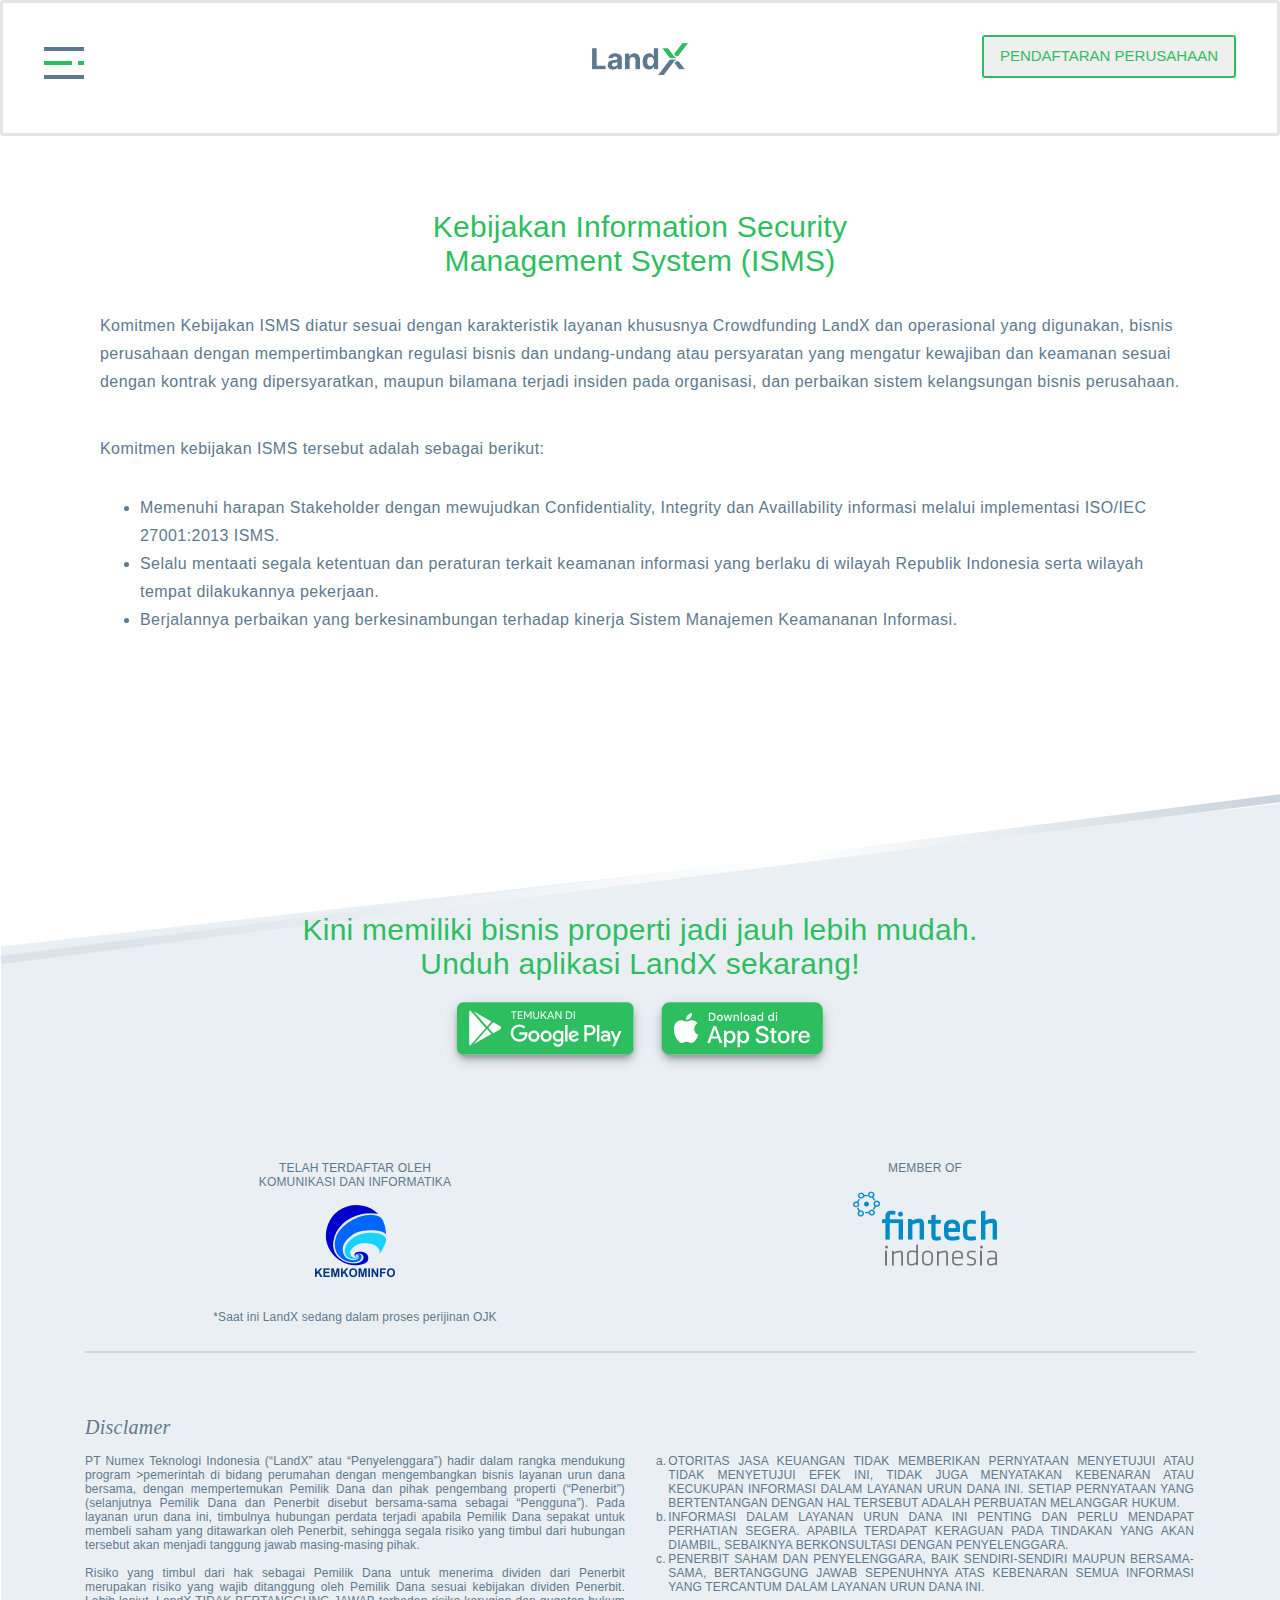
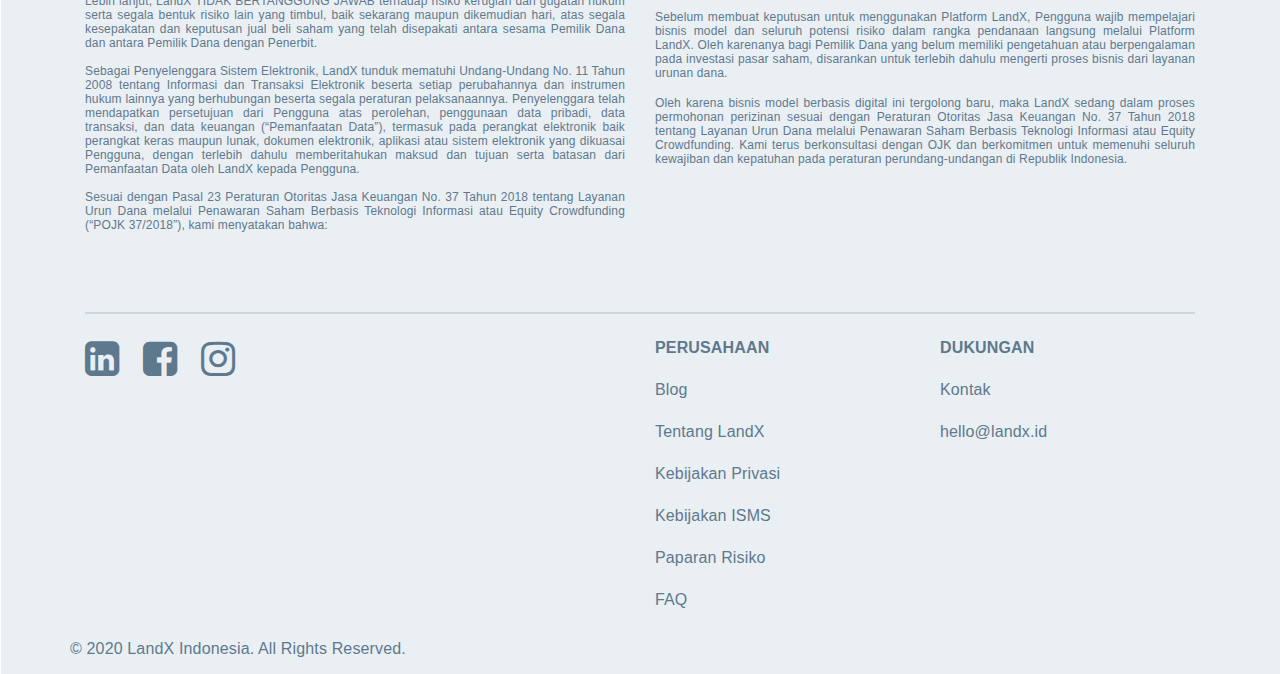
<file: isms_page.html>
<!DOCTYPE html>
<html lang="en">
<head>
    
    <!-- Required meta tags -->
    <meta charset="UTF-8">
    <meta name="viewport" content="width=device-width, initial-scale=1.0">

    <!-- Bootstrap CSS -->
    <link rel="stylesheet" href="https://stackpath.bootstrapcdn.com/bootstrap/4.4.1/css/bootstrap.min.css" integrity="sha384-Vkoo8x4CGsO3+Hhxv8T/Q5PaXtkKtu6ug5TOeNV6gBiFeWPGFN9MuhOf23Q9Ifjh" crossorigin="anonymous">
    <link rel="stylesheet" type="text/css" href="style_isms.css">
    <link rel="stylesheet" href="https://cdnjs.cloudflare.com/ajax/libs/font-awesome/4.7.0/css/font-awesome.min.css">
    <link rel="stylesheet" href="https://www.w3schools.com/w3css/4/w3.css">
    <script src="https://code.jquery.com/jquery-3.5.1.slim.min.js" integrity="sha384-DfXdz2htPH0lsSSs5nCTpuj/zy4C+OGpamoFVy38MVBnE+IbbVYUew+OrCXaRkfj" crossorigin="anonymous"></script>
    <script src="https://cdn.jsdelivr.net/npm/popper.js@1.16.0/dist/umd/popper.min.js" integrity="sha384-Q6E9RHvbIyZFJoft+2mJbHaEWldlvI9IOYy5n3zV9zzTtmI3UksdQRVvoxMfooAo" crossorigin="anonymous"></script>
    <script src="https://stackpath.bootstrapcdn.com/bootstrap/4.5.0/js/bootstrap.min.js" integrity="sha384-OgVRvuATP1z7JjHLkuOU7Xw704+h835Lr+6QL9UvYjZE3Ipu6Tp75j7Bh/kR0JKI" crossorigin="anonymous"></script>

    <title>Kebijakan ISMS</title>

</head>
<body>
    
        <!-- Navigation bar -->
    
        <div class="container-fluid sticky-top" style="padding: 32px 24px;" id="navbar">

            <div class="row row-cols-3">
                <div class="float-sm-left float-md-left" id="hamburgerMenu">
                  <img src="img/hamburgerMenu.svg" alt="hamburgerMenu" >
                </div>
                <div class="col" style="text-align:center" class="img-fluid">
                  <img src="img/LandX_Logo.png" alt="LandX Logo" id="logolandx">
                </div>
                <div class="col" style="text-align:right" id="companyregistration" class="img-fliuid">
                  <button id="lx_btn_outline">PENDAFTARAN PERUSAHAAN</button>
                </div> 
            </div>
    
        </div>
    
        <!-- Headline ISMS -->

        <div class="container">
            <div class="row justify-content-center mx-auto">
                <div class="col-12" style="padding-top: 0px;">
                    <h1 id="Now-you-can-invest-i" style="text-align: center;">Kebijakan Information Security <br> Management System (ISMS)</h1>
                </div>
            </div>   

        <!-- ISMS Rules -->

            <div class="row justify-content-center mx-auto">
                <div class="col-12">
                    <p class="p2" style="padding-top: 24px;">Komitmen Kebijakan ISMS diatur sesuai dengan karakteristik layanan khususnya Crowdfunding LandX dan operasional 
                        yang digunakan, bisnis perusahaan dengan mempertimbangkan regulasi bisnis dan undang-undang atau persyaratan yang 
                        mengatur kewajiban dan keamanan sesuai dengan kontrak yang dipersyaratkan, maupun bilamana terjadi insiden pada organisasi, 
                        dan perbaikan sistem kelangsungan bisnis perusahaan.</br></p>
                    <p class="p2" style="padding-top: 24px;">Komitmen kebijakan ISMS tersebut adalah sebagai berikut:</p>

                    <ul style="padding-top: 16px; padding-bottom: 64px;">
                        <li class="p2">Memenuhi harapan Stakeholder dengan mewujudkan Confidentiality, Integrity dan Availlability informasi melalui 
                            implementasi ISO/IEC 27001:2013 ISMS.</li>
                        <li class="p2">Selalu mentaati segala ketentuan dan peraturan terkait keamanan informasi yang berlaku di wilayah Republik 
                            Indonesia serta wilayah tempat dilakukannya pekerjaan.</li>
                        <li class="p2">Berjalannya perbaikan yang berkesinambungan terhadap kinerja Sistem Manajemen Keamananan Informasi.</li>
                    </ul>
                </div>
            </div>
        </div>

            <!-- Footer Bar -->
    
        <div class="container-fluid" id="lx_footer" style="padding-top: 126px">
            <div class="row">
    
        <!-- CTA Button -->
            
                <div class="col-sm" style="text-align: center;" class="img-fluid">
                    <h1 id="Now-you-can-invest-i" style="text-align: center;">Kini memiliki bisnis properti jadi jauh lebih mudah.<br> Unduh aplikasi LandX sekarang!</h1>
    
                    <div class="row d-flex-inline justify-content-center storeContainer pb-5" style="padding-bottom:56px">
                        <div class="row d-flex-inline justify-content-center storeContainer pb-5" style="padding-top: 0px;">
                            <img src="img/btn_googleplay.svg" alt="Play Store" style="height:80px;">
                            <img src="img/btn_appstore.svg" alt="App Store" style="height:80px;"> 
                        </div>
                    </div>
    
        <!-- Member of Organization -->
    
            <div class="container" style="padding-top: 0px;">
                    <div class="row">
                    <div class="col" style="text-align: center;" style="padding-top: 96px;">
                        <p class="p4">TELAH TERDAFTAR OLEH<br>KOMUNIKASI DAN INFORMATIKA</p>  
                        <img src="img/logo_kemkominfo.png" class="logo_kemkominfo">
                        <p class="p4" style="padding-top: 32px;">*Saat ini LandX sedang dalam proses perijinan OJK</p>
                    </div>
                <div class="col" style="text-align: center;">
                        <p class="p4">MEMBER OF</p>
                        <img src="img/Fintech Logo.png" class="fintech_indo">
                        <p class="p3" style="padding-top: 32px;"></p>
                    </div>
                </div>
    
        <!-- Disclamer -->
    
            <div class="containter-fluid">
                <div class="row mb-5">
                    <div class="col-12" style="padding-top: 0px;" style="text-align: center;">
                        <img src="img/line_footer.png" class="line_footer">
                    </div>
                </div>
                <div class="row">
                    <div class="col">
                        <p class="p2-1" style="text-align: left;"><i>Disclamer</i></p>
                    </div>
                </div>
                <div class="row mb-5">
                    <div class="col-12 col-sm-12 col-md-12 col-lg-6 mt-2col">
                    <p class="p4" style="text-align: justify;">
                        PT Numex Teknologi Indonesia (“LandX” atau “Penyelenggara”) hadir dalam rangka mendukung program
                        >pemerintah di bidang perumahan dengan mengembangkan bisnis layanan urun dana bersama, dengan
                        mempertemukan Pemilik Dana dan pihak pengembang properti (“Penerbit”) (selanjutnya Pemilik Dana 
                        dan Penerbit disebut bersama-sama sebagai “Pengguna”). Pada layanan urun dana ini, 
                        timbulnya hubungan perdata terjadi apabila Pemilik Dana sepakat untuk membeli saham yang ditawarkan 
                        oleh Penerbit, sehingga segala risiko yang timbul dari hubungan tersebut akan menjadi tanggung jawab 
                        masing-masing pihak.</br>
    
                        
                        <br>Risiko yang timbul dari hak sebagai Pemilik Dana untuk menerima dividen dari Penerbit 
                        merupakan risiko yang wajib ditanggung oleh Pemilik Dana sesuai kebijakan dividen Penerbit. Lebih lanjut, 
                        LandX TIDAK BERTANGGUNG JAWAB terhadap risiko kerugian dan gugatan hukum serta segala bentuk risiko lain yang timbul, 
                        baik sekarang maupun dikemudian hari, atas segala kesepakatan dan keputusan jual beli saham yang telah disepakati 
                        antara sesama Pemilik Dana dan antara Pemilik Dana dengan Penerbit.</br>
                        
                        <br>
                        Sebagai Penyelenggara Sistem Elektronik, LandX tunduk mematuhi Undang-Undang No. 11 Tahun 2008 
                        tentang Informasi dan Transaksi Elektronik beserta setiap perubahannya dan instrumen hukum lainnya 
                        yang berhubungan beserta segala peraturan pelaksanaannya. Penyelenggara telah mendapatkan persetujuan 
                        dari Pengguna atas perolehan, penggunaan data pribadi, data transaksi, dan data keuangan (“Pemanfaatan Data”), 
                        termasuk pada perangkat elektronik baik perangkat keras maupun lunak, dokumen elektronik, aplikasi atau sistem 
                        elektronik yang dikuasai Pengguna, dengan terlebih dahulu memberitahukan maksud dan tujuan serta batasan dari 
                        Pemanfaatan Data oleh LandX kepada Pengguna. </br>
                        
                        <br>
                        Sesuai dengan Pasal 23 Peraturan Otoritas Jasa Keuangan No. 37 Tahun 2018 
                        tentang Layanan Urun Dana melalui Penawaran Saham Berbasis Teknologi Informasi 
                        atau Equity Crowdfunding (“POJK 37/2018”), kami menyatakan bahwa: <br>
                    </p>
                    </div>
                <div class="col-12 col-sm-12 col-md-12 col-lg-6 mt-5col" style="text-align: right;" class="">
                    <table>
                        <tr>
                        <td class="p6" style="vertical-align: text-top;">a.</td>
                        <td class="p6" style="text-align: justify;">OTORITAS JASA KEUANGAN TIDAK MEMBERIKAN PERNYATAAN MENYETUJUI ATAU TIDAK MENYETUJUI
                            EFEK INI, TIDAK JUGA MENYATAKAN KEBENARAN ATAU KECUKUPAN INFORMASI DALAM LAYANAN URUN
                            DANA INI. SETIAP PERNYATAAN YANG BERTENTANGAN DENGAN HAL TERSEBUT ADALAH PERBUATAN MELANGGAR HUKUM.</td>
                        </tr>
                        <tr>
                        <td class="p6" style="vertical-align: text-top;">b.</td>
                        <td class="p6" style="text-align: justify;">INFORMASI DALAM LAYANAN URUN DANA INI PENTING DAN PERLU MENDAPAT PERHATIAN SEGERA. 
                            APABILA TERDAPAT KERAGUAN PADA TINDAKAN YANG AKAN DIAMBIL, SEBAIKNYA BERKONSULTASI 
                            DENGAN PENYELENGGARA.</td>
                        </tr>
                        <tr>
                        <td class="p6" style="vertical-align: text-top;">c.</td>
                        <td class="p6" style="text-align: justify;">PENERBIT SAHAM DAN PENYELENGGARA, BAIK SENDIRI-SENDIRI MAUPUN BERSAMA-SAMA, 
                            BERTANGGUNG JAWAB SEPENUHNYA ATAS KEBENARAN SEMUA INFORMASI YANG TERCANTUM DALAM 
                            LAYANAN URUN DANA INI.</td>
                        </tr>
                    </table>
                
                        <p class="p7" style="text-align: justify;">
                            Sebelum membuat keputusan untuk menggunakan Platform LandX, Pengguna wajib mempelajari 
                            bisnis model dan seluruh potensi risiko dalam rangka pendanaan langsung melalui Platform LandX. 
                            Oleh karenanya bagi Pemilik Dana yang belum memiliki pengetahuan atau berpengalaman pada investasi 
                            pasar saham, disarankan untuk terlebih dahulu mengerti proses bisnis dari layanan urunan dana.
                        </p>
    
                        <p class="p7" style="text-align: justify;">
                            Oleh karena bisnis model berbasis digital ini tergolong baru, maka LandX sedang dalam proses permohonan 
                            perizinan sesuai dengan Peraturan Otoritas Jasa Keuangan No. 37 Tahun 2018 tentang Layanan Urun Dana melalui 
                            Penawaran Saham Berbasis Teknologi Informasi atau Equity Crowdfunding. Kami terus berkonsultasi dengan OJK 
                            dan berkomitmen untuk memenuhi seluruh kewajiban dan kepatuhan pada peraturan perundang-undangan di Republik Indonesia.
                        </p>
                    </div>
                </div>
            </div>
    
        <!-- Menu and Social Media List -->   
        
            <div class="row flex-sm-column flex-md-row flex-lg-row">
                <div class="col-sm-12" style="padding-top: 8px; padding-bottom: 16px;" style="text-align: center;">   
                    <img src="img/line_footer.png" class="line_footer">
                </div>
            </div>
    
            <div class="row flex-sm-column flex-md-row flex-lg-row">
                <div class="col-sm-12 col-md-6 col-lg-6 mb-0" style="text-align: left;">
                    <div class="social-media"></div>
                        <ul class="list-group list-group-horizontal">
                            <li class="li"><a href="https://www.linkedin.com/company/landx-id/" target="landx"></a><i class="fa fa-linkedin-square" aria-hidden="true"></i></li>
                            <li class="li"><a href="https://www.facebook.com/landx.id/" target="landx"></a><i class="fa fa-facebook-square" aria-hidden="true"></i></li>
                            <li class="li"><a href="https://www.instagram.com/landx.id/" target="landx"></a><i class="fa fa-instagram" aria-hidden="true"></i>
                        </ul>
                    </div>
                <div class="col-sm-12 col-md-3 mb-3">
                    <ul class="list-group">
                        <li class="p8" style="text-align: left;"><b>PERUSAHAAN</b></li>
                        <li class="p9" style="text-align: left;">Blog</li>
                        <li class="p9" style="text-align: left;"><a href="https://aanragilj.github.io/landx_landing/about_landx.html" target="landx"></a>Tentang LandX</li>
                        <li class="p9" style="text-align: left;">Kebijakan Privasi</li>
                        <li class="p9" style="text-align: left;">Kebijakan ISMS</li>
                        <li class="p9" style="text-align: left;">Paparan Risiko</li>
                        <li class="p9" style="text-align: left; margin-bottom: 16px;">FAQ</li>
                    </ul>
                </div>
                <div class="col-sm-12 col-md-3 mb-3">
                    <ul class="list-group">
                        <li class="p8" style="text-align: left;"><b>DUKUNGAN</b></li>
                        <li class="p9" style="text-align: left;">Kontak</li>
                        <li class="p9" style="text-align: left;">hello@landx.id</li>
                    </ul>
                </div>
             </div>
             <div class="row" style="padding-left: 0px;">
                <div class="col-lg-12" style="text-align: left;"></div>
                    <p class="p9" style="padding-top: 0px; margin-bottom: 16px;">© 2020 LandX Indonesia. All Rights Reserved.</p>
                </div>
            </div>
            </div>
        </div>

    </div>

</html>
</file>
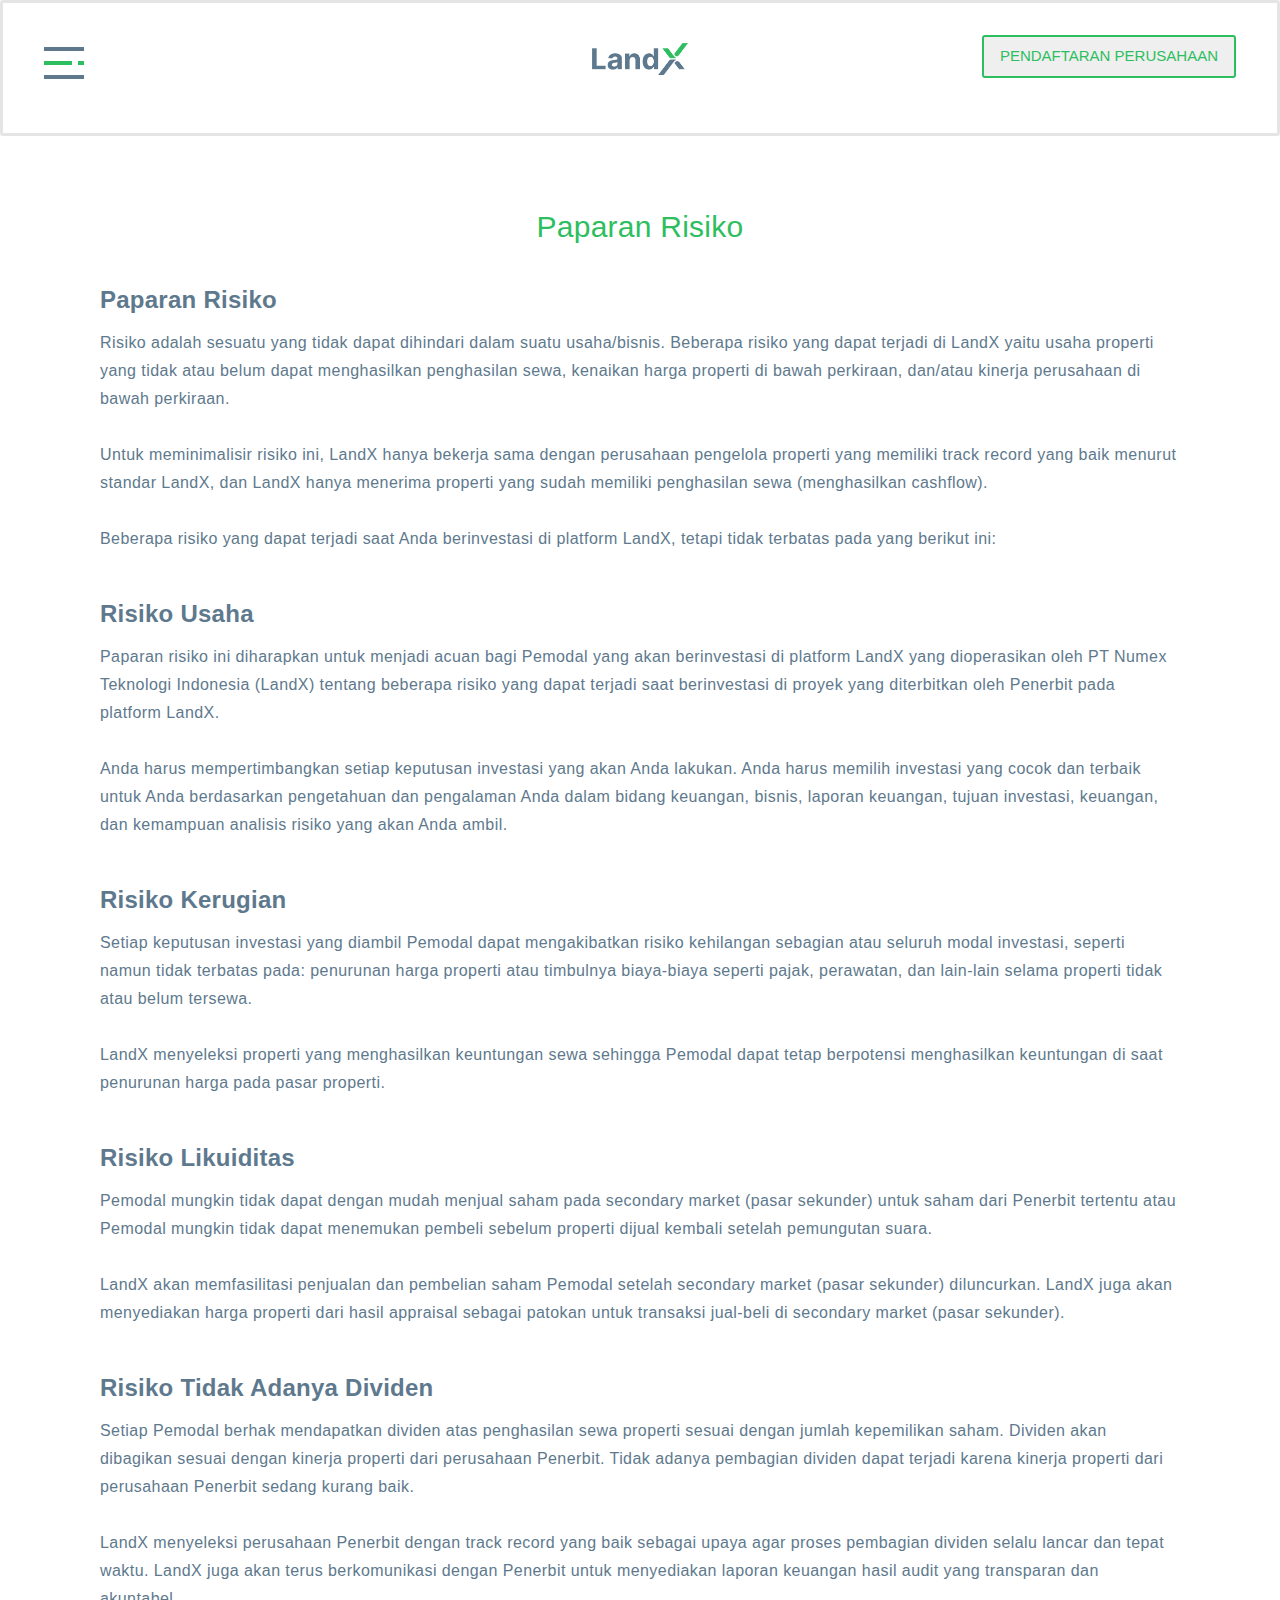
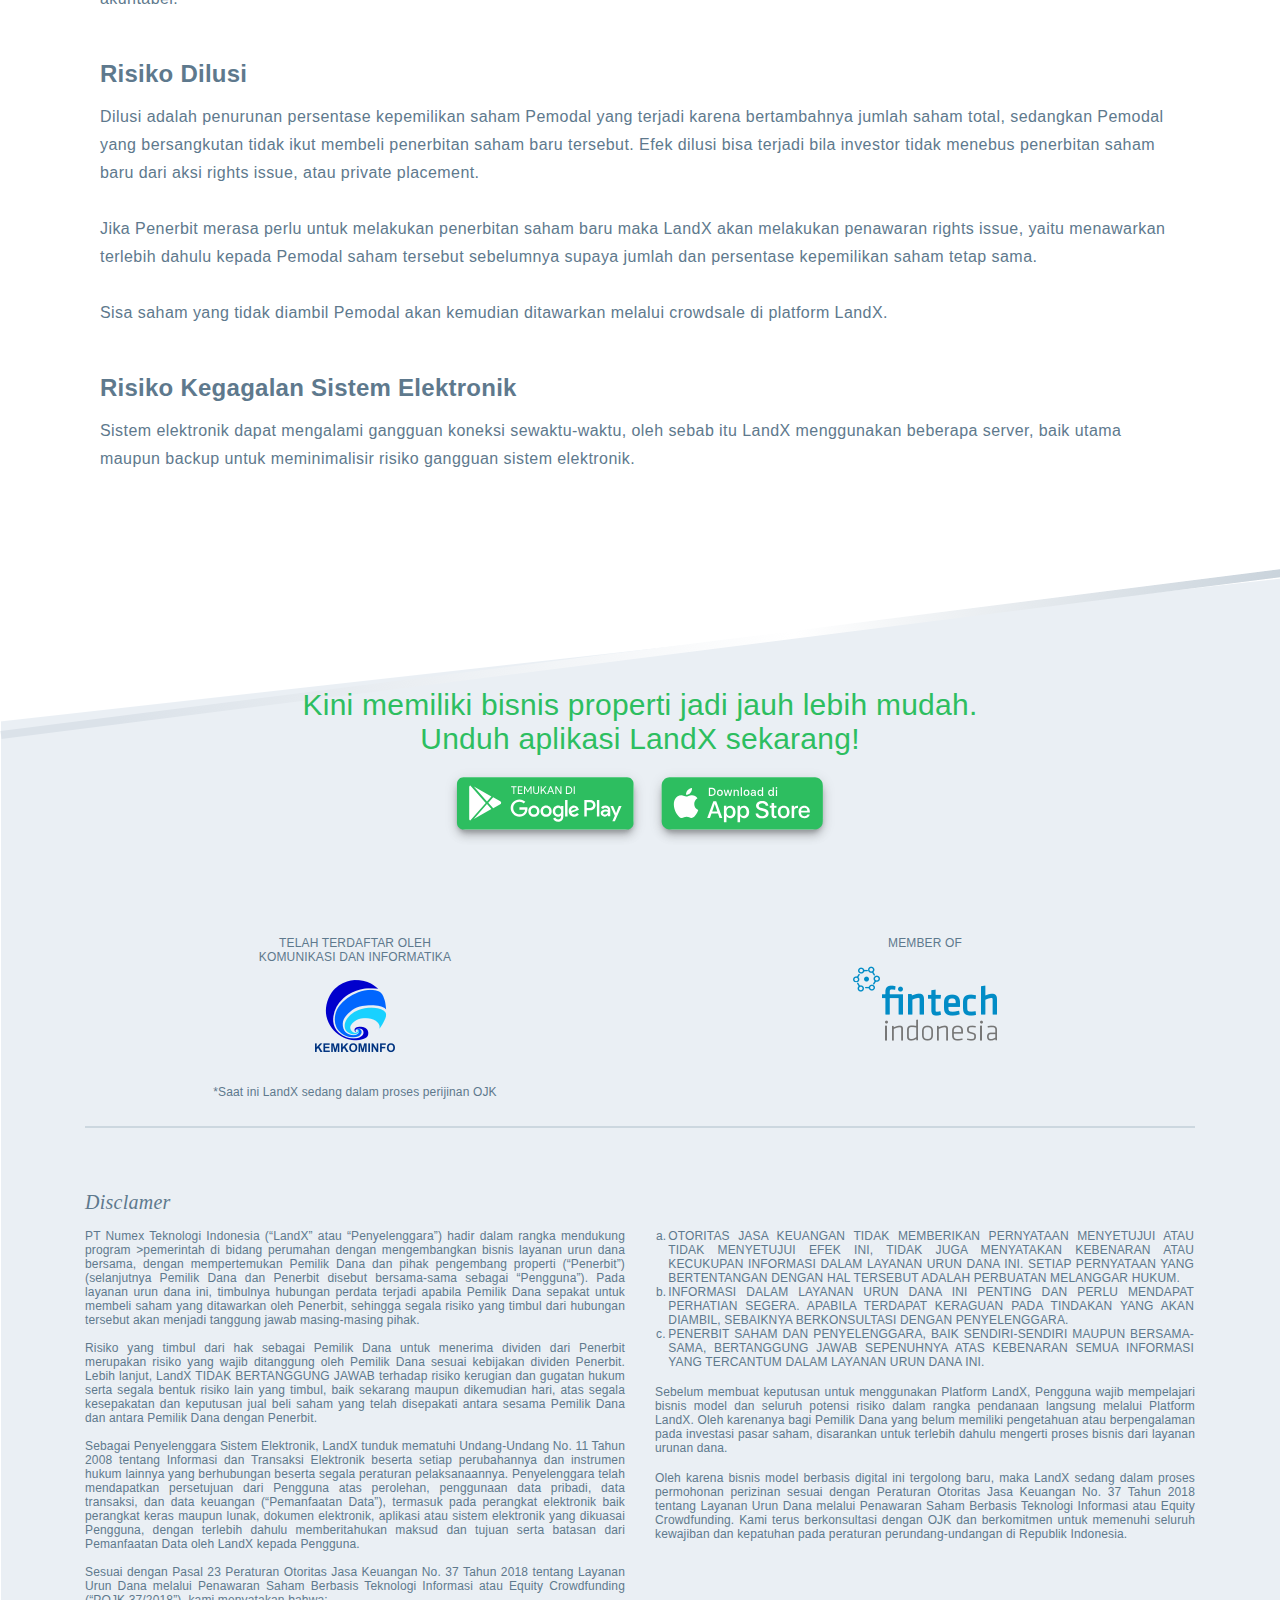
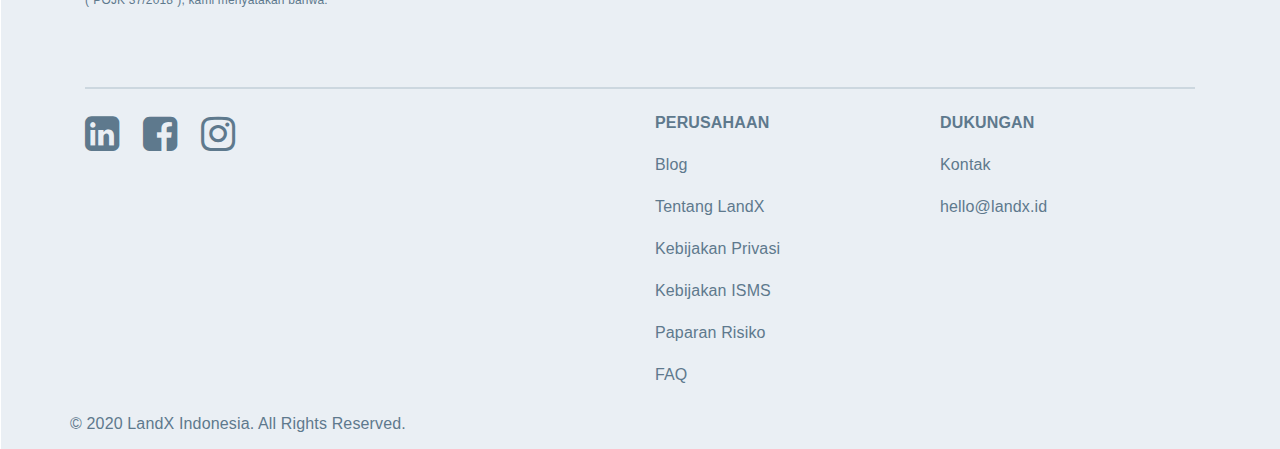
<file: paparan_risiko.html>
<!DOCTYPE html>
<html lang="en">
<head>
    
    <!-- Required meta tags -->
    <meta charset="UTF-8">
    <meta name="viewport" content="width=device-width, initial-scale=1.0">

    <!-- Bootstrap CSS -->
    <link rel="stylesheet" href="https://stackpath.bootstrapcdn.com/bootstrap/4.4.1/css/bootstrap.min.css" integrity="sha384-Vkoo8x4CGsO3+Hhxv8T/Q5PaXtkKtu6ug5TOeNV6gBiFeWPGFN9MuhOf23Q9Ifjh" crossorigin="anonymous">
    <link rel="stylesheet" type="text/css" href="style_isms.css">
    <link rel="stylesheet" href="https://cdnjs.cloudflare.com/ajax/libs/font-awesome/4.7.0/css/font-awesome.min.css">
    <link rel="stylesheet" href="https://www.w3schools.com/w3css/4/w3.css">
    <script src="https://code.jquery.com/jquery-3.5.1.slim.min.js" integrity="sha384-DfXdz2htPH0lsSSs5nCTpuj/zy4C+OGpamoFVy38MVBnE+IbbVYUew+OrCXaRkfj" crossorigin="anonymous"></script>
    <script src="https://cdn.jsdelivr.net/npm/popper.js@1.16.0/dist/umd/popper.min.js" integrity="sha384-Q6E9RHvbIyZFJoft+2mJbHaEWldlvI9IOYy5n3zV9zzTtmI3UksdQRVvoxMfooAo" crossorigin="anonymous"></script>
    <script src="https://stackpath.bootstrapcdn.com/bootstrap/4.5.0/js/bootstrap.min.js" integrity="sha384-OgVRvuATP1z7JjHLkuOU7Xw704+h835Lr+6QL9UvYjZE3Ipu6Tp75j7Bh/kR0JKI" crossorigin="anonymous"></script>

    <title>Paparan Risiko</title>

</head>
<body>
    
        <!-- Navigation bar -->
    
        <div class="container-fluid sticky-top" style="padding: 32px 24px;" id="navbar">

            <div class="row row-cols-3">
                <div class="float-sm-left float-md-left" id="hamburgerMenu">
                  <img src="img/hamburgerMenu.svg" alt="hamburgerMenu" >
                </div>
                <div class="col" style="text-align:center" class="img-fluid">
                  <img src="img/LandX_Logo.png" alt="LandX Logo" id="logolandx">
                </div>
                <div class="col" style="text-align:right" id="companyregistration" class="img-fliuid">
                  <button id="lx_btn_outline">PENDAFTARAN PERUSAHAAN</button>
                </div> 
            </div>
    
        </div>
    
        <!-- Headline ISMS -->

        <div class="container">
            <div class="row justify-content-center mx-auto">
                <div class="col-12" style="padding-top: 0px;">
                    <h1 id="Now-you-can-invest-i" style="text-align: center;">Paparan Risiko</h1>
                </div>
            </div>   

        <!-- ISMS Rules -->

            <div class="row justify-content-center mx-auto">
                <div class="col-12">

                    <p class="p1" style="padding-top: 32px;">Paparan Risiko</p>

                    <p class="p2">Risiko adalah sesuatu yang tidak dapat dihindari dalam suatu usaha/bisnis. Beberapa risiko yang dapat terjadi di LandX yaitu usaha properti 
                      yang tidak atau belum dapat menghasilkan penghasilan sewa, kenaikan harga properti di bawah perkiraan, dan/atau kinerja perusahaan di bawah perkiraan.
                      <br>
                      <br>
                      Untuk meminimalisir risiko ini, LandX hanya bekerja sama dengan perusahaan pengelola properti yang memiliki track record yang baik menurut standar LandX, 
                      dan LandX hanya menerima properti yang sudah memiliki penghasilan sewa (menghasilkan cashflow).
                      <br>
                      <br>
                      Beberapa risiko yang dapat terjadi saat Anda berinvestasi di platform LandX, tetapi tidak terbatas pada yang berikut ini:</p>
                    
                    <p class="p1" style="padding-top: 32px;">Risiko Usaha</p>

                    <p class="p2">
                      Paparan risiko ini diharapkan untuk menjadi acuan bagi Pemodal yang akan berinvestasi di platform LandX yang dioperasikan oleh PT Numex Teknologi Indonesia (LandX) 
                      tentang beberapa risiko yang dapat terjadi saat berinvestasi di proyek yang diterbitkan oleh Penerbit pada platform LandX.
                      <br>
                      <br>
                      Anda harus mempertimbangkan setiap keputusan investasi yang akan Anda lakukan. Anda harus memilih investasi yang cocok dan terbaik untuk Anda 
                      berdasarkan pengetahuan dan pengalaman Anda dalam bidang keuangan, bisnis, laporan keuangan, tujuan investasi, keuangan, dan kemampuan analisis risiko yang akan Anda ambil.
                      <br>

                    <p class="p1" style="padding-top: 32px;">Risiko Kerugian</p>

                    <p class="p2">
                      Setiap keputusan investasi yang diambil Pemodal dapat mengakibatkan risiko kehilangan sebagian atau seluruh modal investasi, seperti namun tidak terbatas pada: 
                      penurunan harga properti atau timbulnya biaya-biaya seperti pajak, perawatan, dan lain-lain selama properti tidak atau belum tersewa.
                      <br>
                      <br>
                      LandX menyeleksi properti yang menghasilkan keuntungan sewa sehingga Pemodal dapat tetap berpotensi menghasilkan keuntungan di saat penurunan harga pada pasar properti.
                      <br>   

                    <p class="p1" style="padding-top: 32px;">Risiko Likuiditas</p>

                    <p class="p2">
                      Pemodal mungkin tidak dapat dengan mudah menjual saham pada secondary market (pasar sekunder) untuk saham dari Penerbit tertentu atau Pemodal 
                      mungkin tidak dapat menemukan pembeli sebelum properti dijual kembali setelah pemungutan suara.
                      <br>
                      <br>
                      LandX akan memfasilitasi penjualan dan pembelian saham Pemodal setelah secondary market (pasar sekunder) diluncurkan. 
                      LandX juga akan menyediakan harga properti dari hasil appraisal  sebagai patokan untuk transaksi jual-beli di secondary market (pasar sekunder).
                      <br>

                      <p class="p1" style="padding-top: 32px;">Risiko Tidak Adanya Dividen</p>

                      <p class="p2">
                        Setiap Pemodal berhak mendapatkan dividen atas penghasilan sewa properti sesuai dengan jumlah kepemilikan saham. Dividen akan dibagikan sesuai dengan kinerja properti dari perusahaan Penerbit. 
                        Tidak adanya pembagian dividen dapat terjadi karena kinerja properti dari perusahaan Penerbit sedang kurang baik.
                        <br>
                        <br>
                        LandX menyeleksi perusahaan Penerbit dengan track record yang baik sebagai upaya agar proses pembagian dividen selalu lancar dan tepat waktu. 
                        LandX juga akan terus berkomunikasi dengan Penerbit untuk menyediakan laporan keuangan hasil audit yang transparan dan akuntabel. 
                        <br>

                      <p class="p1" style="padding-top: 32px;">Risiko Dilusi</p>
 
                        <p class="p2">
                          Dilusi adalah penurunan persentase kepemilikan saham Pemodal yang terjadi karena bertambahnya jumlah saham total, sedangkan Pemodal yang bersangkutan tidak ikut membeli penerbitan saham baru tersebut. 
                          Efek dilusi bisa terjadi bila investor tidak menebus penerbitan saham baru dari aksi rights issue, atau private placement.
                          <br>
                          <br>
                          Jika Penerbit merasa perlu untuk melakukan penerbitan saham baru maka LandX akan melakukan penawaran rights issue, yaitu menawarkan terlebih dahulu kepada Pemodal saham tersebut sebelumnya supaya jumlah dan persentase kepemilikan saham tetap sama. 
                          <br>
                          <br>
                          Sisa saham yang tidak diambil Pemodal akan kemudian ditawarkan melalui crowdsale di platform LandX.
                      
                      <p class="p1" style="padding-top: 32px;">Risiko Kegagalan Sistem Elektronik</p>
                        <p class="p2">
                          Sistem elektronik dapat mengalami gangguan koneksi sewaktu-waktu, oleh sebab itu LandX menggunakan beberapa server, 
                          baik utama maupun backup untuk meminimalisir risiko gangguan sistem elektronik.</p>
                </div>
            </div>
        </div>

            <!-- Footer Bar -->
    
        <div class="container-fluid" id="lx_footer" style="padding-top: 126px">
            <div class="row">
    
        <!-- CTA Button -->
            
                <div class="col-sm" style="text-align: center;" class="img-fluid">
                    <h1 id="Now-you-can-invest-i" style="text-align: center;">Kini memiliki bisnis properti jadi jauh lebih mudah.<br> Unduh aplikasi LandX sekarang!</h1>
    
                    <div class="row d-flex-inline justify-content-center storeContainer pb-5" style="padding-bottom:56px">
                        <div class="row d-flex-inline justify-content-center storeContainer pb-5" style="padding-top: 0px;">
                            <img src="img/btn_googleplay.svg" alt="Play Store" style="height:80px;">
                            <img src="img/btn_appstore.svg" alt="App Store" style="height:80px;"> 
                        </div>
                    </div>
    
        <!-- Member of Organization -->
    
            <div class="container" style="padding-top: 0px;">
                    <div class="row">
                    <div class="col" style="text-align: center;" style="padding-top: 96px;">
                        <p class="p4">TELAH TERDAFTAR OLEH<br>KOMUNIKASI DAN INFORMATIKA</p>  
                        <img src="img/logo_kemkominfo.png" class="logo_kemkominfo">
                        <p class="p4" style="padding-top: 32px;">*Saat ini LandX sedang dalam proses perijinan OJK</p>
                    </div>
                <div class="col" style="text-align: center;">
                        <p class="p4">MEMBER OF</p>
                        <img src="img/Fintech Logo.png" class="fintech_indo">
                        <p class="p3" style="padding-top: 32px;"></p>
                    </div>
                </div>
    
        <!-- Disclamer -->
    
            <div class="containter-fluid">
                <div class="row mb-5">
                    <div class="col-12" style="padding-top: 0px;" style="text-align: center;">
                        <img src="img/line_footer.png" class="line_footer">
                    </div>
                </div>
                <div class="row">
                    <div class="col">
                        <p class="p2-1" style="text-align: left;"><i>Disclamer</i></p>
                    </div>
                </div>
                <div class="row mb-5">
                    <div class="col-12 col-sm-12 col-md-12 col-lg-6 mt-2col">
                    <p class="p4" style="text-align: justify;">
                        PT Numex Teknologi Indonesia (“LandX” atau “Penyelenggara”) hadir dalam rangka mendukung program
                        >pemerintah di bidang perumahan dengan mengembangkan bisnis layanan urun dana bersama, dengan
                        mempertemukan Pemilik Dana dan pihak pengembang properti (“Penerbit”) (selanjutnya Pemilik Dana 
                        dan Penerbit disebut bersama-sama sebagai “Pengguna”). Pada layanan urun dana ini, 
                        timbulnya hubungan perdata terjadi apabila Pemilik Dana sepakat untuk membeli saham yang ditawarkan 
                        oleh Penerbit, sehingga segala risiko yang timbul dari hubungan tersebut akan menjadi tanggung jawab 
                        masing-masing pihak.</br>
    
                        
                        <br>Risiko yang timbul dari hak sebagai Pemilik Dana untuk menerima dividen dari Penerbit 
                        merupakan risiko yang wajib ditanggung oleh Pemilik Dana sesuai kebijakan dividen Penerbit. Lebih lanjut, 
                        LandX TIDAK BERTANGGUNG JAWAB terhadap risiko kerugian dan gugatan hukum serta segala bentuk risiko lain yang timbul, 
                        baik sekarang maupun dikemudian hari, atas segala kesepakatan dan keputusan jual beli saham yang telah disepakati 
                        antara sesama Pemilik Dana dan antara Pemilik Dana dengan Penerbit.</br>
                        
                        <br>
                        Sebagai Penyelenggara Sistem Elektronik, LandX tunduk mematuhi Undang-Undang No. 11 Tahun 2008 
                        tentang Informasi dan Transaksi Elektronik beserta setiap perubahannya dan instrumen hukum lainnya 
                        yang berhubungan beserta segala peraturan pelaksanaannya. Penyelenggara telah mendapatkan persetujuan 
                        dari Pengguna atas perolehan, penggunaan data pribadi, data transaksi, dan data keuangan (“Pemanfaatan Data”), 
                        termasuk pada perangkat elektronik baik perangkat keras maupun lunak, dokumen elektronik, aplikasi atau sistem 
                        elektronik yang dikuasai Pengguna, dengan terlebih dahulu memberitahukan maksud dan tujuan serta batasan dari 
                        Pemanfaatan Data oleh LandX kepada Pengguna. </br>
                        
                        <br>
                        Sesuai dengan Pasal 23 Peraturan Otoritas Jasa Keuangan No. 37 Tahun 2018 
                        tentang Layanan Urun Dana melalui Penawaran Saham Berbasis Teknologi Informasi 
                        atau Equity Crowdfunding (“POJK 37/2018”), kami menyatakan bahwa: <br>
                    </p>
                    </div>
                <div class="col-12 col-sm-12 col-md-12 col-lg-6 mt-5col" style="text-align: right;" class="">
                    <table>
                        <tr>
                        <td class="p6" style="vertical-align: text-top;">a.</td>
                        <td class="p6" style="text-align: justify;">OTORITAS JASA KEUANGAN TIDAK MEMBERIKAN PERNYATAAN MENYETUJUI ATAU TIDAK MENYETUJUI
                            EFEK INI, TIDAK JUGA MENYATAKAN KEBENARAN ATAU KECUKUPAN INFORMASI DALAM LAYANAN URUN
                            DANA INI. SETIAP PERNYATAAN YANG BERTENTANGAN DENGAN HAL TERSEBUT ADALAH PERBUATAN MELANGGAR HUKUM.</td>
                        </tr>
                        <tr>
                        <td class="p6" style="vertical-align: text-top;">b.</td>
                        <td class="p6" style="text-align: justify;">INFORMASI DALAM LAYANAN URUN DANA INI PENTING DAN PERLU MENDAPAT PERHATIAN SEGERA. 
                            APABILA TERDAPAT KERAGUAN PADA TINDAKAN YANG AKAN DIAMBIL, SEBAIKNYA BERKONSULTASI 
                            DENGAN PENYELENGGARA.</td>
                        </tr>
                        <tr>
                        <td class="p6" style="vertical-align: text-top;">c.</td>
                        <td class="p6" style="text-align: justify;">PENERBIT SAHAM DAN PENYELENGGARA, BAIK SENDIRI-SENDIRI MAUPUN BERSAMA-SAMA, 
                            BERTANGGUNG JAWAB SEPENUHNYA ATAS KEBENARAN SEMUA INFORMASI YANG TERCANTUM DALAM 
                            LAYANAN URUN DANA INI.</td>
                        </tr>
                    </table>
                
                        <p class="p7" style="text-align: justify;">
                            Sebelum membuat keputusan untuk menggunakan Platform LandX, Pengguna wajib mempelajari 
                            bisnis model dan seluruh potensi risiko dalam rangka pendanaan langsung melalui Platform LandX. 
                            Oleh karenanya bagi Pemilik Dana yang belum memiliki pengetahuan atau berpengalaman pada investasi 
                            pasar saham, disarankan untuk terlebih dahulu mengerti proses bisnis dari layanan urunan dana.
                        </p>
    
                        <p class="p7" style="text-align: justify;">
                            Oleh karena bisnis model berbasis digital ini tergolong baru, maka LandX sedang dalam proses permohonan 
                            perizinan sesuai dengan Peraturan Otoritas Jasa Keuangan No. 37 Tahun 2018 tentang Layanan Urun Dana melalui 
                            Penawaran Saham Berbasis Teknologi Informasi atau Equity Crowdfunding. Kami terus berkonsultasi dengan OJK 
                            dan berkomitmen untuk memenuhi seluruh kewajiban dan kepatuhan pada peraturan perundang-undangan di Republik Indonesia.
                        </p>
                    </div>
                </div>
            </div>
    
        <!-- Menu and Social Media List -->   
        
            <div class="row flex-sm-column flex-md-row flex-lg-row">
                <div class="col-sm-12" style="padding-top: 8px; padding-bottom: 16px;" style="text-align: center;">   
                    <img src="img/line_footer.png" class="line_footer">
                </div>
            </div>
    
            <div class="row flex-sm-column flex-md-row flex-lg-row">
                <div class="col-sm-12 col-md-6 col-lg-6 mb-0" style="text-align: left;">
                    <div class="social-media"></div>
                        <ul class="list-group list-group-horizontal">
                            <li class="li"><a href="https://www.linkedin.com/company/landx-id/" target="landx"></a><i class="fa fa-linkedin-square" aria-hidden="true"></i></li>
                            <li class="li"><a href="https://www.facebook.com/landx.id/" target="landx"></a><i class="fa fa-facebook-square" aria-hidden="true"></i></li>
                            <li class="li"><a href="https://www.instagram.com/landx.id/" target="landx"></a><i class="fa fa-instagram" aria-hidden="true"></i>
                        </ul>
                    </div>
                <div class="col-sm-12 col-md-3 mb-3">
                    <ul class="list-group">
                        <li class="p8" style="text-align: left;"><b>PERUSAHAAN</b></li>
                        <li class="p9" style="text-align: left;">Blog</li>
                        <li class="p9" style="text-align: left;"><a href="https://aanragilj.github.io/landx_landing/about_landx.html" target="landx"></a>Tentang LandX</li>
                        <li class="p9" style="text-align: left;">Kebijakan Privasi</li>
                        <li class="p9" style="text-align: left;">Kebijakan ISMS</li>
                        <li class="p9" style="text-align: left;">Paparan Risiko</li>
                        <li class="p9" style="text-align: left; margin-bottom: 16px;">FAQ</li>
                    </ul>
                </div>
                <div class="col-sm-12 col-md-3 mb-3">
                    <ul class="list-group">
                        <li class="p8" style="text-align: left;"><b>DUKUNGAN</b></li>
                        <li class="p9" style="text-align: left;">Kontak</li>
                        <li class="p9" style="text-align: left;">hello@landx.id</li>
                    </ul>
                </div>
             </div>
             <div class="row" style="padding-left: 0px;">
                <div class="col-lg-12" style="text-align: left;"></div>
                    <p class="p9" style="padding-top: 0px; margin-bottom: 16px;">© 2020 LandX Indonesia. All Rights Reserved.</p>
                </div>
            </div>
            </div>
        </div>

    </div>

</html>
</file>
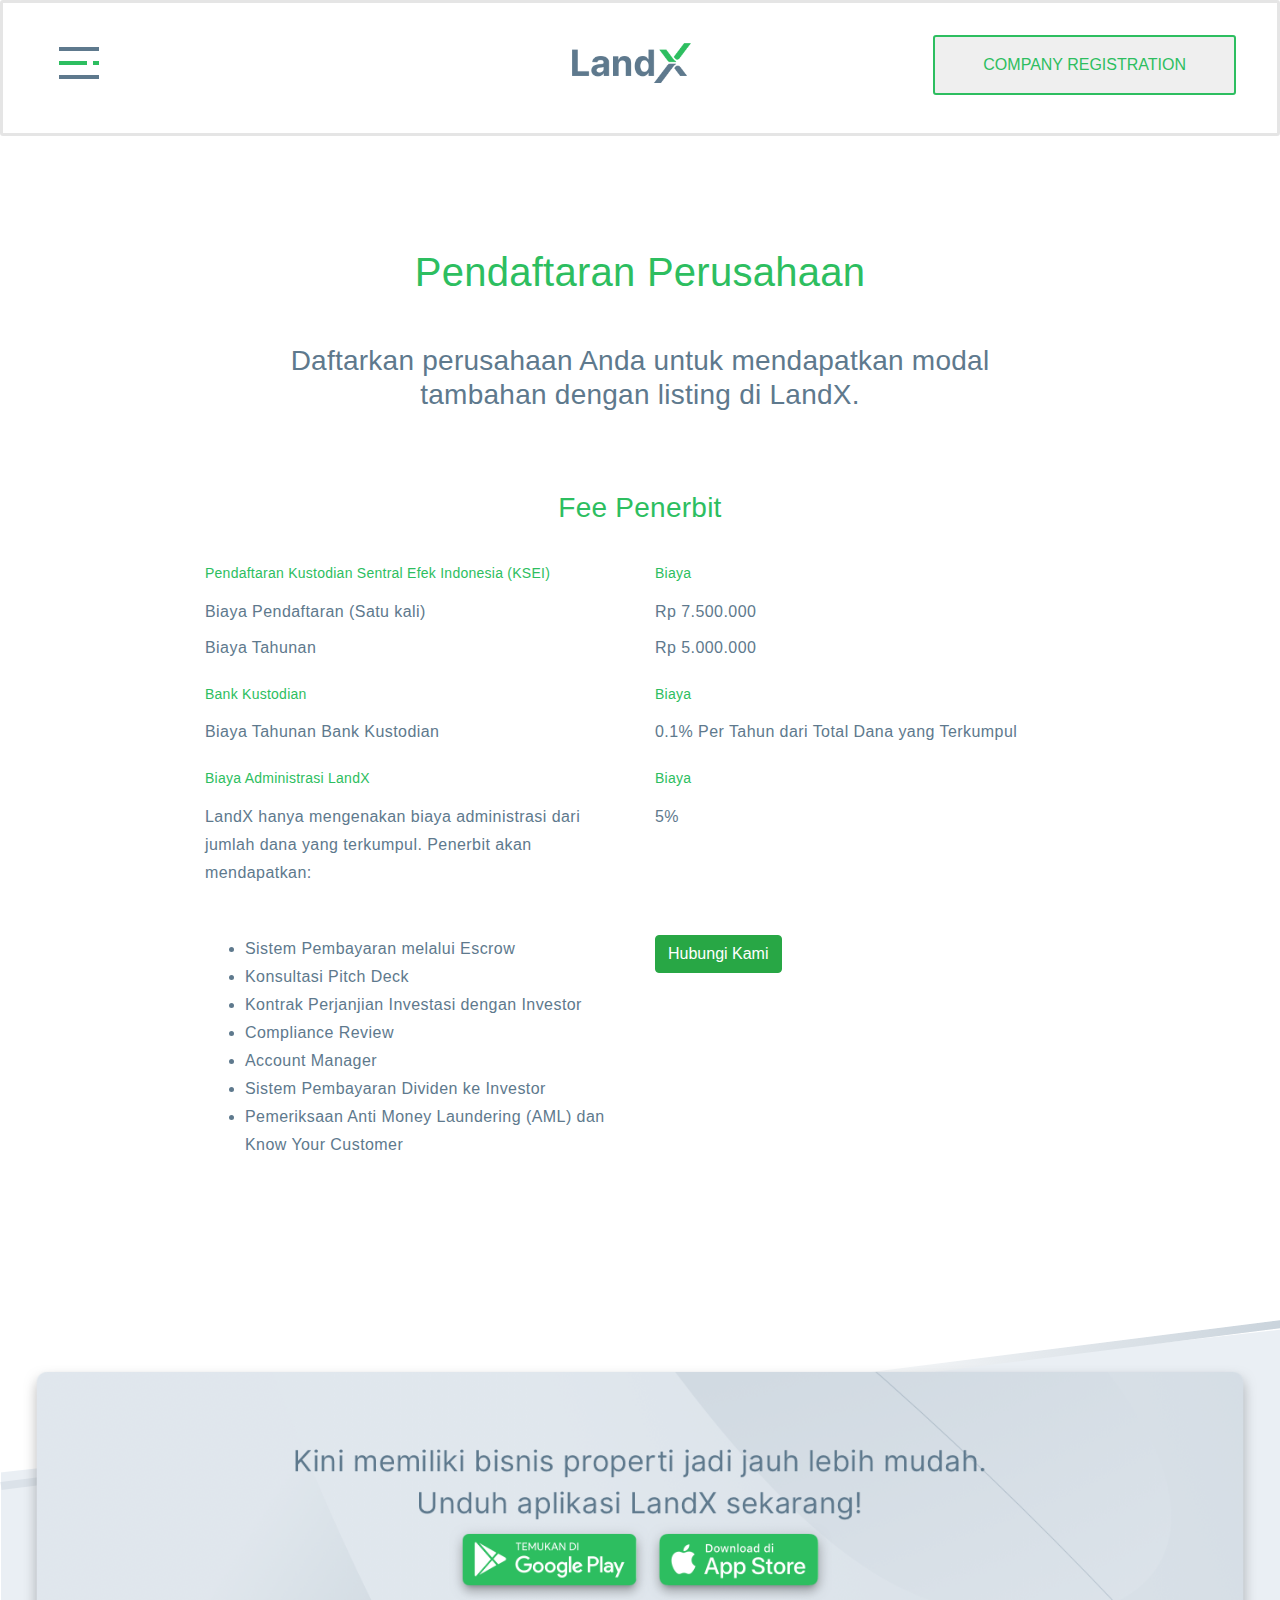
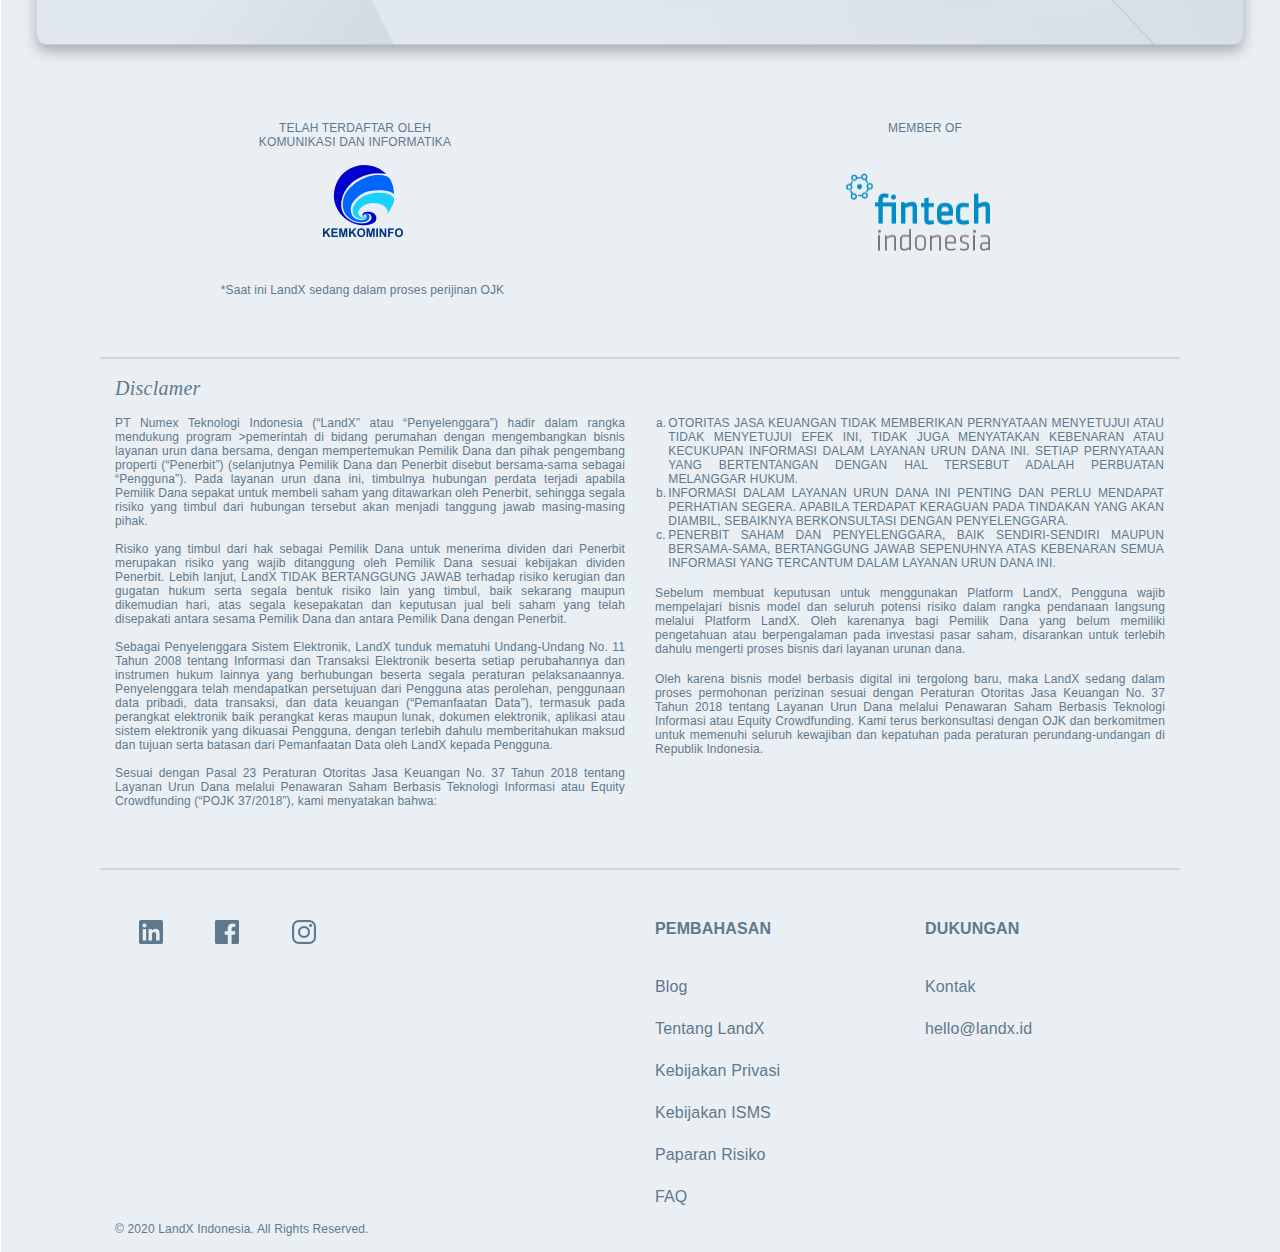
<file: pendaftaran_page.html>
<!doctype html>
<html lang="en">
  <head>
    <!-- Required meta tags -->
    <meta charset="utf-8">
    <meta name="viewport" content="width=device-width, initial-scale=1, shrink-to-fit=no">

    <!-- Bootstrap CSS -->
    <link rel="stylesheet" href="https://stackpath.bootstrapcdn.com/bootstrap/4.4.1/css/bootstrap.min.css" integrity="sha384-Vkoo8x4CGsO3+Hhxv8T/Q5PaXtkKtu6ug5TOeNV6gBiFeWPGFN9MuhOf23Q9Ifjh" crossorigin="anonymous">
    <link rel="stylesheet" type="text/css" href="style_pendaftaran.css">

    <title>Pendaftaran Perusahaan</title>
  </head>

  <body>

    <!-- Navbar -->

    <div class="container-fluid sticky-top" style="padding: 32px 24px;" id="navbar">
        <div class="row">
          <div class="col-lg" style="text-align:left">
            <img src="img/hamburgerMenu.svg" alt="hamburgerMenu" id="hamburgerMenu">
          </div>
          <div class="col-lg" style="text-align:center" class="img-fluid">
            <img src="img/LandX_Logo.png" alt="LandX Logo" id="logolandx">
          </div>
          <div class="col-lg" style="text-align:right" id="companyregistration" class="img-fliuid">
            <button id="lx_btn_outline">COMPANY REGISTRATION</button> 
          </div>
        </div>
      </div>

      <!-- Tittle -->
      <div id="pendaftaran-perusahaan" class="pt-5 pb-5">
        <div class="container">
          <div class="row">
            <div class="col-sm">
              <div id="page-title" class="centered-text h1" style="text-align: center;"><h1>Pendaftaran Perusahaan</h1></div>
              <div id="page-subtitle" class="centered-text pt-3 pb-3 h2" style="text-align: center;"><h3>Daftarkan perusahaan Anda untuk mendapatkan modal tambahan dengan listing di LandX.</h3>
              </div>
              <div id="fee-label" class="centered-text pt-5 pb-3 h3" style="text-align: center;"><h3>Fee Penerbit</h3></div>
            </div>
          </div>
          <div class="row pb-2 pl-lg-5 pr-lg-5 ml-lg-5 mr-lg-5">
            <div class="fee-card col-sm pt-4 pl-3 pb-4 pr-4 pt-md-2 pl-md-4 pb-md-2 pr-md-4">
              <div class="row" id="lx_tabel_bg">
                <div class="fee-card-label col-sm mb-4 mb-md-0 h3">
                  Pendaftaran Kustodian Sentral Efek Indonesia (KSEI)
                </div>
                <div class="fee-card-label col-sm d-none d-md-block h3">Biaya</div>
              </div>
              <div class="row">
                <div class="fee-name col-sm mt-md-2 p2">Biaya Pendaftaran (Satu kali)</div>
                <div class="col-sm mt-md-2 mb-4 mb-md-0 p2">Rp 7.500.000</div>
              </div>
              <div class="row">
                <div class="fee-name col-sm mt-md-2 p2">Biaya Tahunan</div>
                <div class="col-sm mt-md-2 p2">Rp 5.000.000</div>
              </div>
            </div>
          </div>
          <div class="row pb-2 pl-lg-5 pr-lg-5 ml-lg-5 mr-lg-5">
            <div class="fee-card col-sm pt-4 pl-3 pb-4 pr-4 pt-md-2 pl-md-4 pb-md-2 pr-md-4">
              <div class="row">
                <div class="fee-card-label col-sm mb-4 mb-md-0 h3">
                  Bank Kustodian
                </div>
                <div class="fee-card-label col-sm d-none d-md-block h3">Biaya</div>
              </div>
              <div class="row">
                <div class="fee-name col-sm mt-md-2 p2">Biaya Tahunan Bank Kustodian</div>
                <div class="col-sm mt-md-2 p2">
                  0.1% Per Tahun dari Total Dana yang Terkumpul
                </div>
              </div>
            </div>
          </div>
          <div class="row pb-2 pl-lg-5 pr-lg-5 ml-lg-5 mr-lg-5">
            <div class="fee-card col-sm pt-4 pl-3 pb-4 pr-4 pt-md-2 pl-md-4 pb-md-2 pr-md-4">
              <div class="row">
                <div class="fee-card-label col-sm mb-4 mb-md-0 h3">
                  Biaya Administrasi LandX
                </div>
                <div class="fee-card-label col-sm d-none d-md-block h3">Biaya</div>
              </div>
              <div class="row">
                <div class="col-sm mt-md-2 p2">
                  LandX hanya mengenakan biaya administrasi dari jumlah dana yang terkumpul. Penerbit
                  akan mendapatkan: 
                </div>
                <div class="col-sm mt-md-2 mb-4 mb-md-0 d-none d-md-block p2">5%</div>
              </div>
              <div class="row">
                <div class="col-sm mt-5">
                  <ul>
                    <li class="p2">Sistem Pembayaran melalui Escrow</li>
                    <li class="p2">Konsultasi Pitch Deck</li>
                    <li class="p2">Kontrak Perjanjian Investasi dengan Investor</li>
                    <li class="p2">Compliance Review</li>
                    <li class="p2">Account Manager</li>
                    <li class="p2">Sistem Pembayaran Dividen ke Investor</li>
                    <li class="p2">Pemeriksaan Anti Money Laundering (AML) dan Know Your Customer</li>
                  </ul>
                </div>
                <div class="fee-name col-sm mt-3 mb-4 d-block d-sm-none">Biaya: <span>5%</span></div>
                <div class="col-sm mt-md-5 mb-4 mb-md-0">
                  <a href="https://bit.ly/FormPendaftaranPenerbit" id="hubungi-kami" class="btn btn-success">Hubungi Kami</a
                  >
                </div>
              </div>
            </div>
          </div>
        </div>
      </div>
 
  <!--Footer-->

  <div class="container-fluid" id="lx_footer" style="padding-top: 126px">

  <div class="row">
  
    <div class="col-lg" style="text-align: center;" class="img-fluid">
      <img src="img/card_unduh.png" id="card_unduh">
        <div class="col" style="text-align: center;">
        <div class="row" style="text-align: center;">
  
          <div class="container" style="padding-top: 56px;">
          <div class="row">
          <div class="col" style="text-align: center;">
            <p id="p4">TELAH TERDAFTAR OLEH <br> KOMUNIKASI DAN INFORMATIKA </br></p>
          </div>
          <div class="col" style="text-align: center;">
            <p id="p4">MEMBER OF</p>
          </div>
        </div>
    <div class="container">
      <div class="row">
      <div class="col" style="text-align: center;" style="padding-top: 32px;">
        <img src="img/logo_kemkominfo.png" id="logo_kemkominfo">
      </div>
      <div class="col" style="text-align: center;" style="padding-top: 32px;">
        <img src="img/Fintech Logo.png" id="fintech_indo">
      </div>
      </div>
    </div>
        <div class="container">
          <div class="row">
          <div class="col" style="text-align: center;" style="padding-top: 96px;">
            <p id="p4" style="padding-top: 32px;">*Saat ini LandX sedang dalam proses perijinan OJK</p>
          </div>
          <div class="col" style="text-align: center;">
            <p id="p3" style="padding-top: 32px;"></p>
          </div>
        </div>
          <div class="containter-fluid">
            <div class="row">
              <div class="col" style="padding-top: 32px;" style="text-align: center;">
                <img src="img/line_footer.png" id="line_footer">
              </div>
            </div>
          <div class="container-fluid">
            <div class="row">
              <div class="col">
                <p id="p2-1" style="text-align: left;"><i>Disclamer</i></p>
              </div>
            </div>
            <div class="row">
              <div class="col">
                <p id="p4" style="text-align: justify;">
                  PT Numex Teknologi Indonesia (“LandX” atau “Penyelenggara”) hadir dalam rangka mendukung program
                  >pemerintah di bidang perumahan dengan mengembangkan bisnis layanan urun dana bersama, dengan
                  mempertemukan Pemilik Dana dan pihak pengembang properti (“Penerbit”) (selanjutnya Pemilik Dana 
                  dan Penerbit disebut bersama-sama sebagai “Pengguna”). Pada layanan urun dana ini, 
                  timbulnya hubungan perdata terjadi apabila Pemilik Dana sepakat untuk membeli saham yang ditawarkan 
                  oleh Penerbit, sehingga segala risiko yang timbul dari hubungan tersebut akan menjadi tanggung jawab 
                  masing-masing pihak.</br>
  
                  
                  <br>Risiko yang timbul dari hak sebagai Pemilik Dana untuk menerima dividen dari Penerbit 
                  merupakan risiko yang wajib ditanggung oleh Pemilik Dana sesuai kebijakan dividen Penerbit. Lebih lanjut, 
                  LandX TIDAK BERTANGGUNG JAWAB terhadap risiko kerugian dan gugatan hukum serta segala bentuk risiko lain yang timbul, 
                  baik sekarang maupun dikemudian hari, atas segala kesepakatan dan keputusan jual beli saham yang telah disepakati 
                  antara sesama Pemilik Dana dan antara Pemilik Dana dengan Penerbit.</br>
                  
                  <br>
                  Sebagai Penyelenggara Sistem Elektronik, LandX tunduk mematuhi Undang-Undang No. 11 Tahun 2008 
                  tentang Informasi dan Transaksi Elektronik beserta setiap perubahannya dan instrumen hukum lainnya 
                  yang berhubungan beserta segala peraturan pelaksanaannya. Penyelenggara telah mendapatkan persetujuan 
                  dari Pengguna atas perolehan, penggunaan data pribadi, data transaksi, dan data keuangan (“Pemanfaatan Data”), 
                  termasuk pada perangkat elektronik baik perangkat keras maupun lunak, dokumen elektronik, aplikasi atau sistem 
                  elektronik yang dikuasai Pengguna, dengan terlebih dahulu memberitahukan maksud dan tujuan serta batasan dari 
                  Pemanfaatan Data oleh LandX kepada Pengguna. </br>
                  
                  <br>
                  Sesuai dengan Pasal 23 Peraturan Otoritas Jasa Keuangan No. 37 Tahun 2018 
                  tentang Layanan Urun Dana melalui Penawaran Saham Berbasis Teknologi Informasi 
                  atau Equity Crowdfunding (“POJK 37/2018”), kami menyatakan bahwa: <br>
                </p>
              </div>
              <div class="col" style="text-align: right;" class="">
                <table>
                  <tr>
                    <td id="p6" style="vertical-align: text-top;">a.</td>
                    <td id="p6" style="text-align: justify;">OTORITAS JASA KEUANGAN TIDAK MEMBERIKAN PERNYATAAN MENYETUJUI ATAU TIDAK MENYETUJUI
                      EFEK INI, TIDAK JUGA MENYATAKAN KEBENARAN ATAU KECUKUPAN INFORMASI DALAM LAYANAN URUN
                      DANA INI. SETIAP PERNYATAAN YANG BERTENTANGAN DENGAN HAL TERSEBUT ADALAH PERBUATAN MELANGGAR HUKUM.</td>
                  </tr>
                  <tr>
                    <td id="p6" style="vertical-align: text-top;">b.</td>
                    <td id="p6" style="text-align: justify;">INFORMASI DALAM LAYANAN URUN DANA INI PENTING DAN PERLU MENDAPAT PERHATIAN SEGERA. 
                      APABILA TERDAPAT KERAGUAN PADA TINDAKAN YANG AKAN DIAMBIL, SEBAIKNYA BERKONSULTASI 
                      DENGAN PENYELENGGARA.</td>
                  </tr>
                  <tr>
                    <td id="p6" style="vertical-align: text-top;">c.</td>
                    <td id="p6" style="text-align: justify;">PENERBIT SAHAM DAN PENYELENGGARA, BAIK SENDIRI-SENDIRI MAUPUN BERSAMA-SAMA, 
                      BERTANGGUNG JAWAB SEPENUHNYA ATAS KEBENARAN SEMUA INFORMASI YANG TERCANTUM DALAM 
                      LAYANAN URUN DANA INI.</td>
                  </tr>
                </table>
                
                <p id="p7" style="text-align: justify;">
                  Sebelum membuat keputusan untuk menggunakan Platform LandX, Pengguna wajib mempelajari 
                  bisnis model dan seluruh potensi risiko dalam rangka pendanaan langsung melalui Platform LandX. 
                  Oleh karenanya bagi Pemilik Dana yang belum memiliki pengetahuan atau berpengalaman pada investasi 
                  pasar saham, disarankan untuk terlebih dahulu mengerti proses bisnis dari layanan urunan dana.
                </p>
  
                <p id="p7" style="text-align: justify;">
                  Oleh karena bisnis model berbasis digital ini tergolong baru, maka LandX sedang dalam proses permohonan 
                  perizinan sesuai dengan Peraturan Otoritas Jasa Keuangan No. 37 Tahun 2018 tentang Layanan Urun Dana melalui 
                  Penawaran Saham Berbasis Teknologi Informasi atau Equity Crowdfunding. Kami terus berkonsultasi dengan OJK 
                  dan berkomitmen untuk memenuhi seluruh kewajiban dan kepatuhan pada peraturan perundang-undangan di Republik Indonesia.
                </p>
  
              </div>
            </div>
          </div>
  
  
          
          <div class="containter-fluid">
            <div class="row">
              <div class="col-lg" style="padding-top: 32px;" style="text-align: center;">
                <img src="img/line_footer.png" id="line_footer">
              </div>
            </div>
  
          <div class="container">
            <div class="row">
              <div class="col" style="text-align: left;">
                <img src="img/linkedin_logo.png" id="socmed_logo">
                <img src="img/facebook_logo.png" id="socmed_logo">
                <img src="img/instagram_logo.png" id="socmed_logo">
              </div>
  
              <div class="col" style="text-align: left;">
                <link rel="stylesheet">
              </div>
              
            <div class="col-lg">
              <img class="col">
              <p id="p8" style="text-align: left;"><b>PEMBAHASAN</b></p>
              <p id="p9" style="text-align: left;">Blog</p>
              <p id="p9" style="text-align: left;">Tentang LandX</p>
              <p id="p9" style="text-align: left;">Kebijakan Privasi</p>
              <p id="p9" style="text-align: left;">Kebijakan ISMS</p>
              <p id="p9" style="text-align: left;">Paparan Risiko</p>
              <p id="p9" style="text-align: left;">FAQ</p>
           </div>
  
           <div class="col-lg">
            <img class="col">
            <p id="p8" style="text-align: left;"><b>DUKUNGAN</b></p>
            <p id="p9" style="text-align: left;">Kontak</p>
            <p id="p9" style="text-align: left;">hello@landx.id</p>
         </div>
         <div class="container">
           <div class="row">
             <div class="col" style="text-align: left;">
              <p id="p7">© 2020 LandX Indonesia. All Rights Reserved.</p>
             </div>
             <div class="col">
               <p></p>
             </div>
           </div>
           <div class="container">
            <div class="row">
              <div class="col" style="text-align: left;">
               <p id="p7"></p>
              </div>
         </div>
        </div>
      </div>
    </div>

    <!-- Optional JavaScript -->
    <!-- jQuery first, then Popper.js, then Bootstrap JS -->
    <script src="https://code.jquery.com/jquery-3.4.1.slim.min.js" integrity="sha384-J6qa4849blE2+poT4WnyKhv5vZF5SrPo0iEjwBvKU7imGFAV0wwj1yYfoRSJoZ+n" crossorigin="anonymous"></script>
    <script src="https://cdn.jsdelivr.net/npm/popper.js@1.16.0/dist/umd/popper.min.js" integrity="sha384-Q6E9RHvbIyZFJoft+2mJbHaEWldlvI9IOYy5n3zV9zzTtmI3UksdQRVvoxMfooAo" crossorigin="anonymous"></script>
    <script src="https://stackpath.bootstrapcdn.com/bootstrap/4.4.1/js/bootstrap.min.js" integrity="sha384-wfSDF2E50Y2D1uUdj0O3uMBJnjuUD4Ih7YwaYd1iqfktj0Uod8GCExl3Og8ifwB6" crossorigin="anonymous"></script>
  </body>
</html>
</file>
<file: style_isms.css>
@import url('https://rsms.me/inter/inter.css');
html { font-family: 'Inter', sans-serif; }
@supports (font-variation-settings: normal) {
  html { font-family: 'Inter var', sans-serif; }
}

#navbar {
    background-color: #ffffff;
    width: 100%;
    height: 136px;
    border-style: solid;
    border-color: #e5e5e5;
    border-radius: 3px;
}

#hamburgerMenu {
    size: 40px;
    position: relative;
    position: center;
    padding-top: 12px;
    padding-left: 32px;
}

#logolandx {
    height: 40px;
    padding-top: 8px;
}

#lx_btn_outline {
    size: 40px;
    border-style: solid;
    border-color: #2DBE60;
    border-radius: 3px;
    padding: 8px 16px;
    font-family: 'Inter var', sans-serif;
    color: #2DBE60;
}

#lx_btn_fill {
    background-size: 54px;
    background-color: #2DBE60;
    border-radius: 3px;
    padding: 8px 16px;
    font-family: 'Inter', sans-serif;
    color: #ffffff;
    font-size: 16px;
}

#companyregistration {
    background-color: #ffffff;
    color: #2DBE60;
    padding-right: 32px;
}

.lx_btn_fill {
    size: 38px;
    font-family: 'Inter', sans-serif;
    color: #FFFFFF;
    text-align: center;
    width: 151px;
    height: 38px;
    border-radius: 3px;
    background-color: #2dbe60;
}


#lx_footer {
    background-image: url(img/footerBackground1.png);
    background-repeat: no-repeat;
    padding-top: 96px;
    text-align: center;
    width: auto;
    height: auto;
}

.lx_tabel_bg {
    background-image: url(img/Atom/Card/bg1.png);
    background-repeat: no-repeat;
}

.card_unduh {
    text-align: center;
    height: auto;
    width: auto;
}

.secureimg {
    width: 654px;
    height: 500px;
}

#Now-you-can-invest-i {
    font-family: 'Inter', sans-serif;
    font-size: 30px;
    font-weight: normal;
    font-stretch: normal;
    font-style: normal;
    line-height: normal;
    letter-spacing: 0.25px;
    padding-top: 64px;
    padding-bottom: 0x;
    text-align: center;
    color: #2dbe60;
}

.h1 {
    font-family: 'Inter-Bold', sans-serif;
    font-size: 32px;
    font-weight: normal;
    font-stretch: normal;
    font-style: normal;
    line-height: normal;
    letter-spacing: 0.25px;
    padding: 16px 300px;
    padding-top: 64px;
    padding-bottom: 32x;
    text-align: center;
    color: #2dbe60;
}

.h2 {
    font-family: 'Inter', sans-serif;
    font-size: 20px;
    font-weight: normal;
    font-stretch: normal;
    line-height: normal;
    letter-spacing: 0.25px;
    padding: 16px 200px;
    padding-top: 0px;
    padding-bottom: 0x;
    text-align: lef;
    color: #5e798d;
}

.h3 {
    font-family: 'Inter-Bold', sans-serif;
    font-size: 14px;
    font-weight: normal;
    font-stretch: normal;
    letter-spacing: 0.25px;
    padding-top: 0px;
    padding-bottom: 0x;
    text-align: lef;
    color: #2DBE60;
}

.p {
    font-family: 'Inter', sans-serif;
    font-size: 16px;
    font-weight: normal;
    font-stretch: normal;
    font-style: bold;
    line-height: normal;
    letter-spacing: 0.25px;
    padding: 16px 300px;
    padding-top: 0px;
    padding-bottom: 0x;
    text-align: lef;
    color: #5e798d;  
}

.p1 {
    font-family: 'Inter', sans-serif;
    font-size: 24px;
    font-weight: bold;
    font-stretch: normal;
    font-style: bold;
    line-height: normal;
    letter-spacing: 0.25px; 
    color: #5e798d;
    text-align: left;
    padding-top: 32px;
}   

.p2 {
    font-family: 'Inter', sans-serif;
    font-size: 16px;
    font-weight: normal;
    font-stretch: normal;
    font-style: normal;
    line-height: 1.75;
    letter-spacing: 0.44px;
    color: #5e798d;
    text-align: left;
}

.p2-1 {
    font-family: 'Inter';
    color: #5e798d;
    font-size: 20px;
    font-weight: normal;
    font-stretch: normal;
    font-style: bold;
    line-height: normal;
    letter-spacing: 0.25px;
    text-align: center;
    padding-top: 8px;
}   

.p3 {
    font-family: 'Inter', sans-serif;
    font-size: 12px;
    font-stretch: normal;
    font-style: normal;
    line-height: normal;
    letter-spacing: 0.25px;
    color: #5e798d;
    text-align: center;
} 

.p4 {
    font-family: 'Inter-Regular', sans-serif;
    font-size: 12px;
    font-weight: 500;
    font-stretch: normal;
    font-style: normal;
    line-height: normal;
    letter-spacing: 0.15px;
    text-align: center;
    color: #5e798d;
    padding-top: 0px; 
    padding-bottom: 16px; 
    margin: 0px;
}

.p4-1 {
    font-family: 'Inter-Regular', sans-serif;
    font-size: 20px;
    font-weight: 500;
    font-stretch: normal;
    font-style: normal;
    line-height: normal;
    letter-spacing: 0.15px;
    text-align: center;
    color: #5e798d;
    padding-top: 0px; 
    padding-bottom: 16px; 
    margin: 0px;
}

.p5 {
    font-family: 'Inter-Regular', sans-serif;
    font-size: 12px;
    font-weight: 500;
    font-stretch: normal;
    font-style: normal;
    line-height: normal;
    letter-spacing: 0.15px;
    text-align: left;
    color: #5e798d;
    padding-top: 40px; 
    padding-bottom: 0px; 
    margin: 0px;
}

.p6 {
    font-family: 'Inter-Regular', sans-serif;
    font-size: 12px;
    font-weight: 500;
    font-stretch: normal;
    font-style: normal;
    line-height: normal;
    letter-spacing: 0.15px;
    text-align: left;
    color: #5e798d;
    padding-top: 0px; 
    padding-bottom: 0px; 
    margin: 0px;
}

.p7 {
    font-family: 'Inter-Regular', sans-serif;
    font-size: 12px;
    font-weight: 500;
    font-stretch: normal;
    font-style: normal;
    line-height: normal;
    letter-spacing: 0.15px;
    text-align: left;
    color: #5e798d;
    padding-top: 16px; 
    padding-bottom: 0px; 
    margin: 0px;
}

.p8 {
    font-family: 'Inter-Regular', sans-serif;
    text-align: left;
    font-size: 16px;
    font-weight: 500;
    font-stretch: normal;
    font-style: bold;
    line-height: normal;
    letter-spacing: 0.15px;
    text-align: center;
    color: #5e798d;
    margin: 0px;
}

.p9 {
    font-family: 'Inter-Regular', sans-serif;
    text-align: left;
    font-size: 16px;
    font-weight: 500;
    font-stretch: normal;
    font-style: bold;
    line-height: normal;
    letter-spacing: 0.15px;
    text-align: center;
    color: #5e798d;
    padding-top: 24px; 
    padding-bottom: 0px; 
    margin: 0px;
}



<!--Card-->

.circle {
    text-align: center;
}

.card_unduh {
    height: 300px;
}

<!--Footer-->

#logo_kemkominfo{
    height: 86px;
    padding-top: 8px;
}

#fintech_indo {
    width: 144px;
    height: 86px;
    padding-top: 8px;
}

#line_footer {
    width: auto;
    height: 2px;
}

#prev_icon {
    color: green;
}

#next_icon {
    color: green;
}

.line_footer {
    width: 100%;
    height: 2px;
}

.fa {
    size: 32px;
}

.li {
    list-style: none;
    margin-right: 24px;
    text-align: left;
    font-size: 40px;
    display: inline-block;
    color: #5e798d;
    padding-left: 0;
    position: relative;
    top: -10px;
}

.li:hover {
    color: #2dbe60;
    transition: .5s;
}

/* unvisited link */
  .p9:link {
    color: #2dbe60;
  }
  
  /* visited link */
  .p9:visited {
    color: #2dbe60;
  }
  
  /* mouse over link */
  .p9:hover {
    color: #2dbe60;
  }
  
  /* selected link */
  .p9:active {
    color: #2dbe60;
  } 

  #unduh {
      size: 30px;
  }

  #see_project {
    background-color: #ffffff;
    color: #2DBE60;
    padding-right: 32px;
  }

  #lx_line_footer {
    background-image: url(img/line_footer.png);
    background-repeat: no-repeat;
    background-attachment: relative;
    padding-top: 0px;
    width: auto;
    height: auto;
  }

  .list-group {
      list-style-type: none;
  }
</file>
<file: style_pendaftaran.css>
@import url('https://rsms.me/inter/inter.css');
html { font-family: 'Inter', sans-serif; }
@supports (font-variation-settings: normal) {
  html { font-family: 'Inter var', sans-serif; }
}

#navbar {
    background-color: #ffffff;
    width: 100%;
    height: 136px;
    border-style: solid;
    border-color: #e5e5e5;
    border-radius: 3px;
}

#hamburgerMenu {
    position: relative;
    position: center;
    padding-top: 12px;
    padding-left: 32px;
}

#logolandx {
    height: 48px;
    padding-top: 8px;
}

#lx_btn_outline {
    size: 48px;
    border-style: solid;
    border-color: #2DBE60;
    padding-right: 32px;
    border-radius: 3px;
    padding: 16px 48px;
    font-family: 'Inter var', sans-serif;
    color: #2DBE60;
}

#companyregistration {
    background-color: #ffffff;
    color: #2DBE60;
    padding-right: 32px;
}

#lx_btn_fill {
    size: 38px;
    font-family: 'Inter', sans-serif;
    color: #FFFFFF;
    text-align: center;
    width: 151px;
    height: 38px;
    border-radius: 3px;
    background-color: #2dbe60;
}


#lx_footer {
    background-image: url(img/footerBackground1.png);
    background-repeat: no-repeat;
    padding-top: 96px;
    text-align: center;
    width: auto;
    height: auto;
}

.lx_tabel_bg {
    background-image: url(img/Atom/Card/bg1.png);
    background-repeat: no-repeat;
}

#h1 {
    font-family: 'Inter', sans-serif;
    font-size: 32px;
    font-weight: normal;
    font-stretch: normal;
    font-style: normal;
    line-height: normal;
    letter-spacing: 0.25px;
    padding: 16px 300px;
    padding-top: 64px;
    padding-bottom: 32x;
    text-align: center;
    color: #2dbe60;
}

.h1 {
    font-family: 'Inter-Bold', sans-serif;
    font-size: 32px;
    font-weight: normal;
    font-stretch: normal;
    font-style: normal;
    line-height: normal;
    letter-spacing: 0.25px;
    padding: 16px 300px;
    padding-top: 64px;
    padding-bottom: 32x;
    text-align: center;
    color: #2dbe60;
}


#h-1 {
    font-family: 'Inter', sans-serif;
    font-size: 32px;
    font-weight: normal;
    font-stretch: normal;
    font-style: normal;
    line-height: normal;
    letter-spacing: 0.25px;
    padding: 16px 300px;
    padding-top: 64px;
    padding-bottom: 32x;
    text-align: left;
    color: #2dbe60;
}

#card {
    height: 614px;
    width: 446px;
}

#secureimg {
    width: 654px;
    height: 500px;
}

#h2 {
    font-family: 'Inter-Bold', sans-serif;
    font-size: 20px;
    font-weight: normal;
    font-stretch: normal;
    line-height: normal;
    letter-spacing: 0.25px;
    padding: 16px 200px;
    padding-top: 0px;
    padding-bottom: 0x;
    text-align: lef;
    color: #5e798d;
}

.h2 {
    font-family: 'Inter', sans-serif;
    font-size: 20px;
    font-weight: normal;
    font-stretch: normal;
    line-height: normal;
    letter-spacing: 0.25px;
    padding: 16px 200px;
    padding-top: 0px;
    padding-bottom: 0x;
    text-align: lef;
    color: #5e798d;
}

#h3 {
    font-family: 'Inter-Bold', sans-serif;
    font-size: 16px;
    font-weight: normal;
    font-stretch: normal;
    letter-spacing: 0.25px;
    padding-top: 0px;
    padding-bottom: 0x;
    text-align: lef;
    color: #2DBE60;
}

.h3 {
    font-family: 'Inter-Bold', sans-serif;
    font-size: 14px;
    font-weight: normal;
    font-stretch: normal;
    letter-spacing: 0.25px;
    padding-top: 0px;
    padding-bottom: 0x;
    text-align: lef;
    color: #2DBE60;
}

#p {
    font-family: 'Inter', sans-serif;
    font-size: 16px;
    font-weight: normal;
    font-stretch: normal;
    font-style: bold;
    line-height: normal;
    letter-spacing: 0.25px;
    padding: 16px 300px;
    padding-top: 0px;
    padding-bottom: 0x;
    text-align: lef;
    color: #5e798d;  
}

#p1 {
    font-family: 'Inter', sans-serif;
    font-size: 24px;
    font-weight: bold;
    font-stretch: normal;
    font-style: bold;
    line-height: normal;
    letter-spacing: 0.25px; 
    color: #5e798d;
    text-align: left;
    padding-top: 32px;
}   

.p2 {
    font-family: 'Inter', sans-serif;
    font-size: 16px;
    font-weight: normal;
    font-stretch: normal;
    font-style: normal;
    line-height: 1.75;
    letter-spacing: 0.44px;
    color: #5e798d;
    text-align: left;
}

#p2 {
    font-family: 'Inter', sans-serif;
    width: 928px;
    font-size: 16px;
    font-weight: normal;
    font-stretch: normal;
    font-style: normal;
    line-height: 1.75;
    letter-spacing: 0.44px;
    color: #5e798d;
    text-align: left;
}   

#p2-1 {
    font-family: 'Inter';
    color: #5e798d;
    font-size: 20px;
    font-weight: normal;
    font-stretch: normal;
    font-style: bold;
    line-height: normal;
    letter-spacing: 0.25px;
    text-align: center;
    padding-top: 8px;
}   

#p3 {
    font-family: 'Inter', sans-serif;
    font-size: 12px;
    font-stretch: normal;
    font-style: normal;
    line-height: normal;
    letter-spacing: 0.25px;
    color: #5e798d;
    text-align: center;
} 

#p4 {
    font-family: 'Inter-Regular', sans-serif;
    font-size: 12px;
    font-weight: 500;
    font-stretch: normal;
    font-style: normal;
    line-height: normal;
    letter-spacing: 0.15px;
    text-align: center;
    color: #5e798d;
    padding-top: 0px; 
    padding-bottom: 16px; 
    margin: 0px;
}

#p4-1 {
    font-family: 'Inter-Regular', sans-serif;
    font-size: 20px;
    font-weight: 500;
    font-stretch: normal;
    font-style: normal;
    line-height: normal;
    letter-spacing: 0.15px;
    text-align: center;
    color: #5e798d;
    padding-top: 0px; 
    padding-bottom: 16px; 
    margin: 0px;
}

#p5 {
    font-family: 'Inter-Regular', sans-serif;
    font-size: 12px;
    font-weight: 500;
    font-stretch: normal;
    font-style: normal;
    line-height: normal;
    letter-spacing: 0.15px;
    text-align: left;
    color: #5e798d;
    padding-top: 40px; 
    padding-bottom: 0px; 
    margin: 0px;
}

#p6 {
    font-family: 'Inter-Regular', sans-serif;
    font-size: 12px;
    font-weight: 500;
    font-stretch: normal;
    font-style: normal;
    line-height: normal;
    letter-spacing: 0.15px;
    text-align: left;
    color: #5e798d;
    padding-top: 0px; 
    padding-bottom: 0px; 
    margin: 0px;
}

#p7 {
    font-family: 'Inter-Regular', sans-serif;
    font-size: 12px;
    font-weight: 500;
    font-stretch: normal;
    font-style: normal;
    line-height: normal;
    letter-spacing: 0.15px;
    text-align: left;
    color: #5e798d;
    padding-top: 16px; 
    padding-bottom: 0px; 
    margin: 0px;
}

#p8 {
    font-family: 'Inter-Regular', sans-serif;
    text-align: left;
    font-size: 16px;
    font-weight: 500;
    font-stretch: normal;
    font-style: bold;
    line-height: normal;
    letter-spacing: 0.15px;
    text-align: center;
    color: #5e798d;
    padding-top: 16px; 
    padding-bottom: 16px; 
    margin: 0px;
}

#p9 {
    font-family: 'Inter-Regular', sans-serif;
    text-align: left;
    font-size: 16px;
    font-weight: 500;
    font-stretch: normal;
    font-style: bold;
    line-height: normal;
    letter-spacing: 0.15px;
    text-align: center;
    color: #5e798d;
    padding-top: 24px; 
    padding-bottom: 0px; 
    margin: 0px;
}



<!--Card-->s

#circle {
    text-align: center;
}

#card_unduh {
    height: 300px;
}

<!--Footer-->

#logo_kemkominfo{
    height: 86px;
    padding-top: 8px;
}

#fintech_indo {
    width: 144px;
    height: 86px;
    padding-top: 8px;
}

#line_footer {
    width: 100%;
    height: 2px;
}

#prev_icon {
    color: green;
}

#next_icon {
    color: green;
}

#fa-linkedin {
    color: #5e798d;
    text-align: left;
    padding-top: 16px;
    height: 50px;
    margin: 24px;
}

#fa-facebook {
    color: #5e798d;
    text-align: left;
    padding-top: 16px;
    height: 40px;
    margin: 24px;   
}

#fa-instagram {
    color: #5e798d;
    text-align: left;
    padding-top: 16px;
    height: 40px;
    margin: 24px;
}

#socmed_logo {
    text-align: left;
    padding-top: 16px;
    height: 40px;
    margin: 24px;

}
</file>
